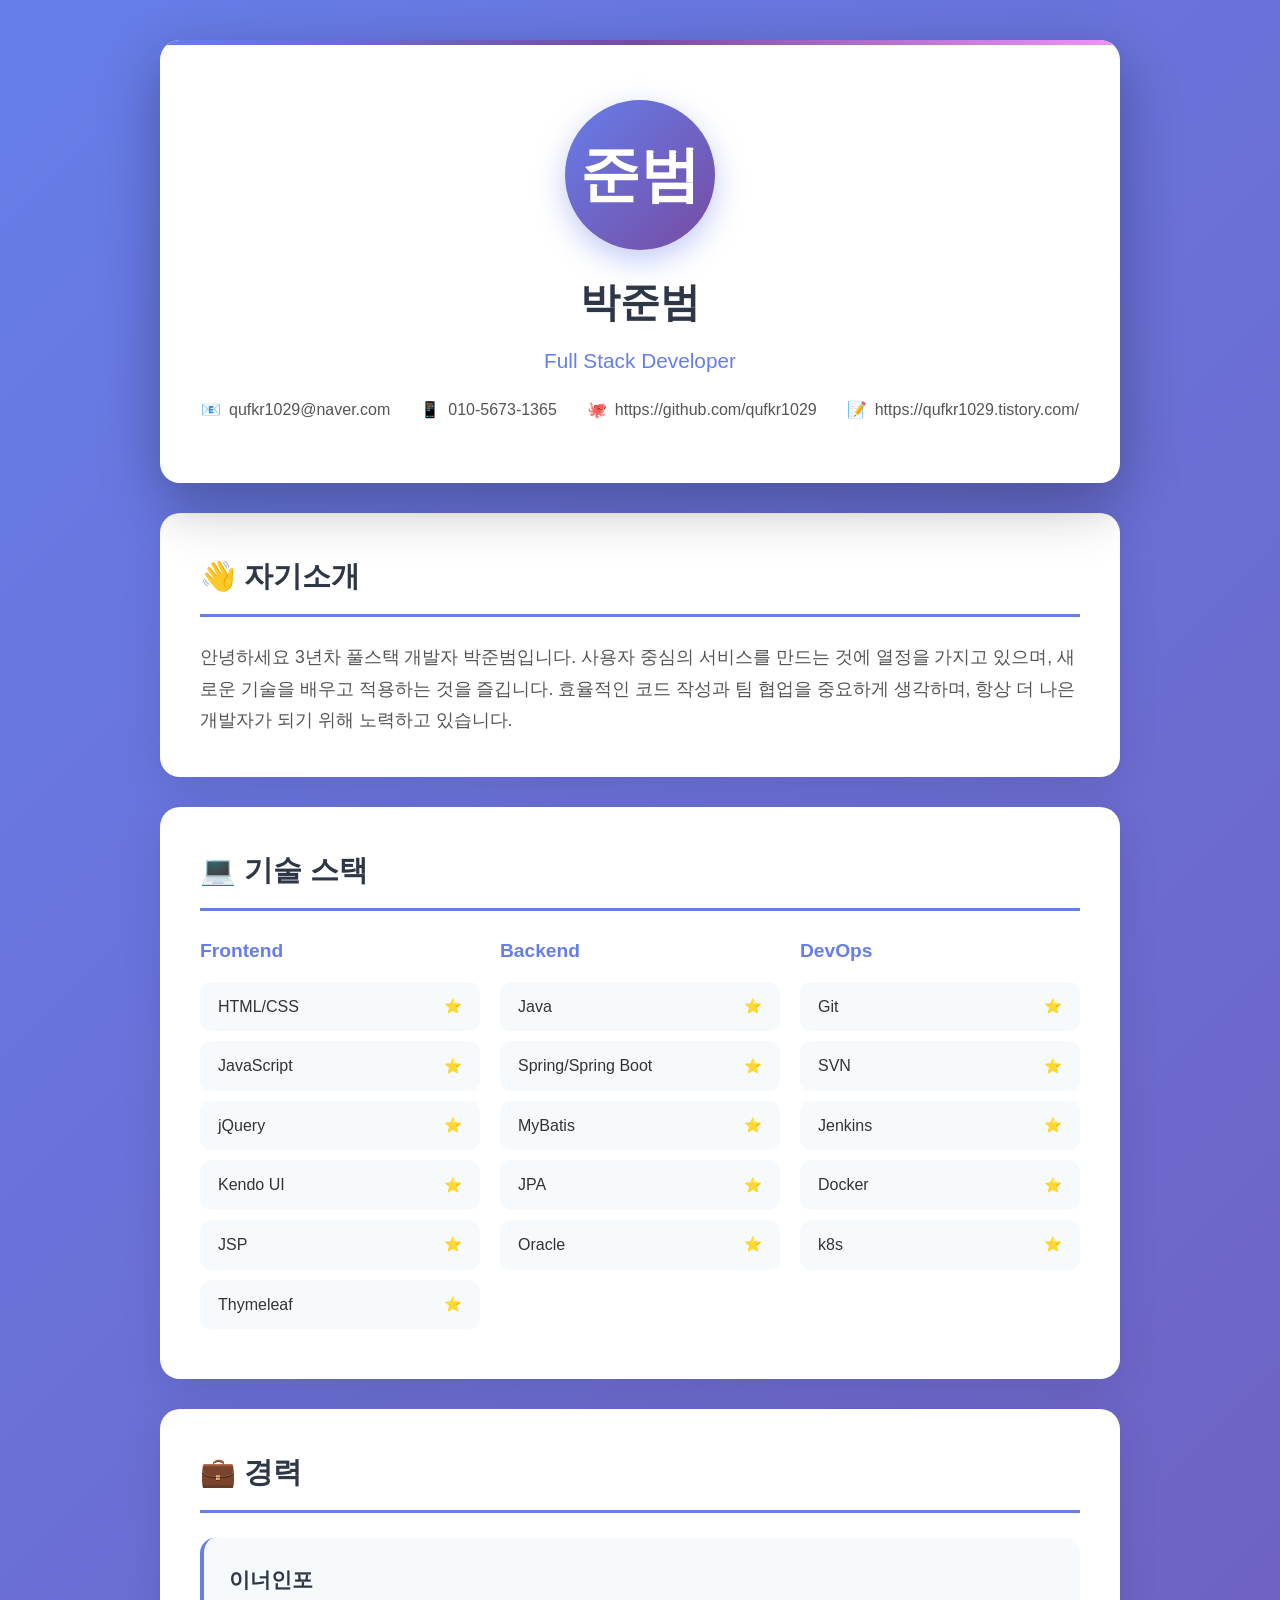
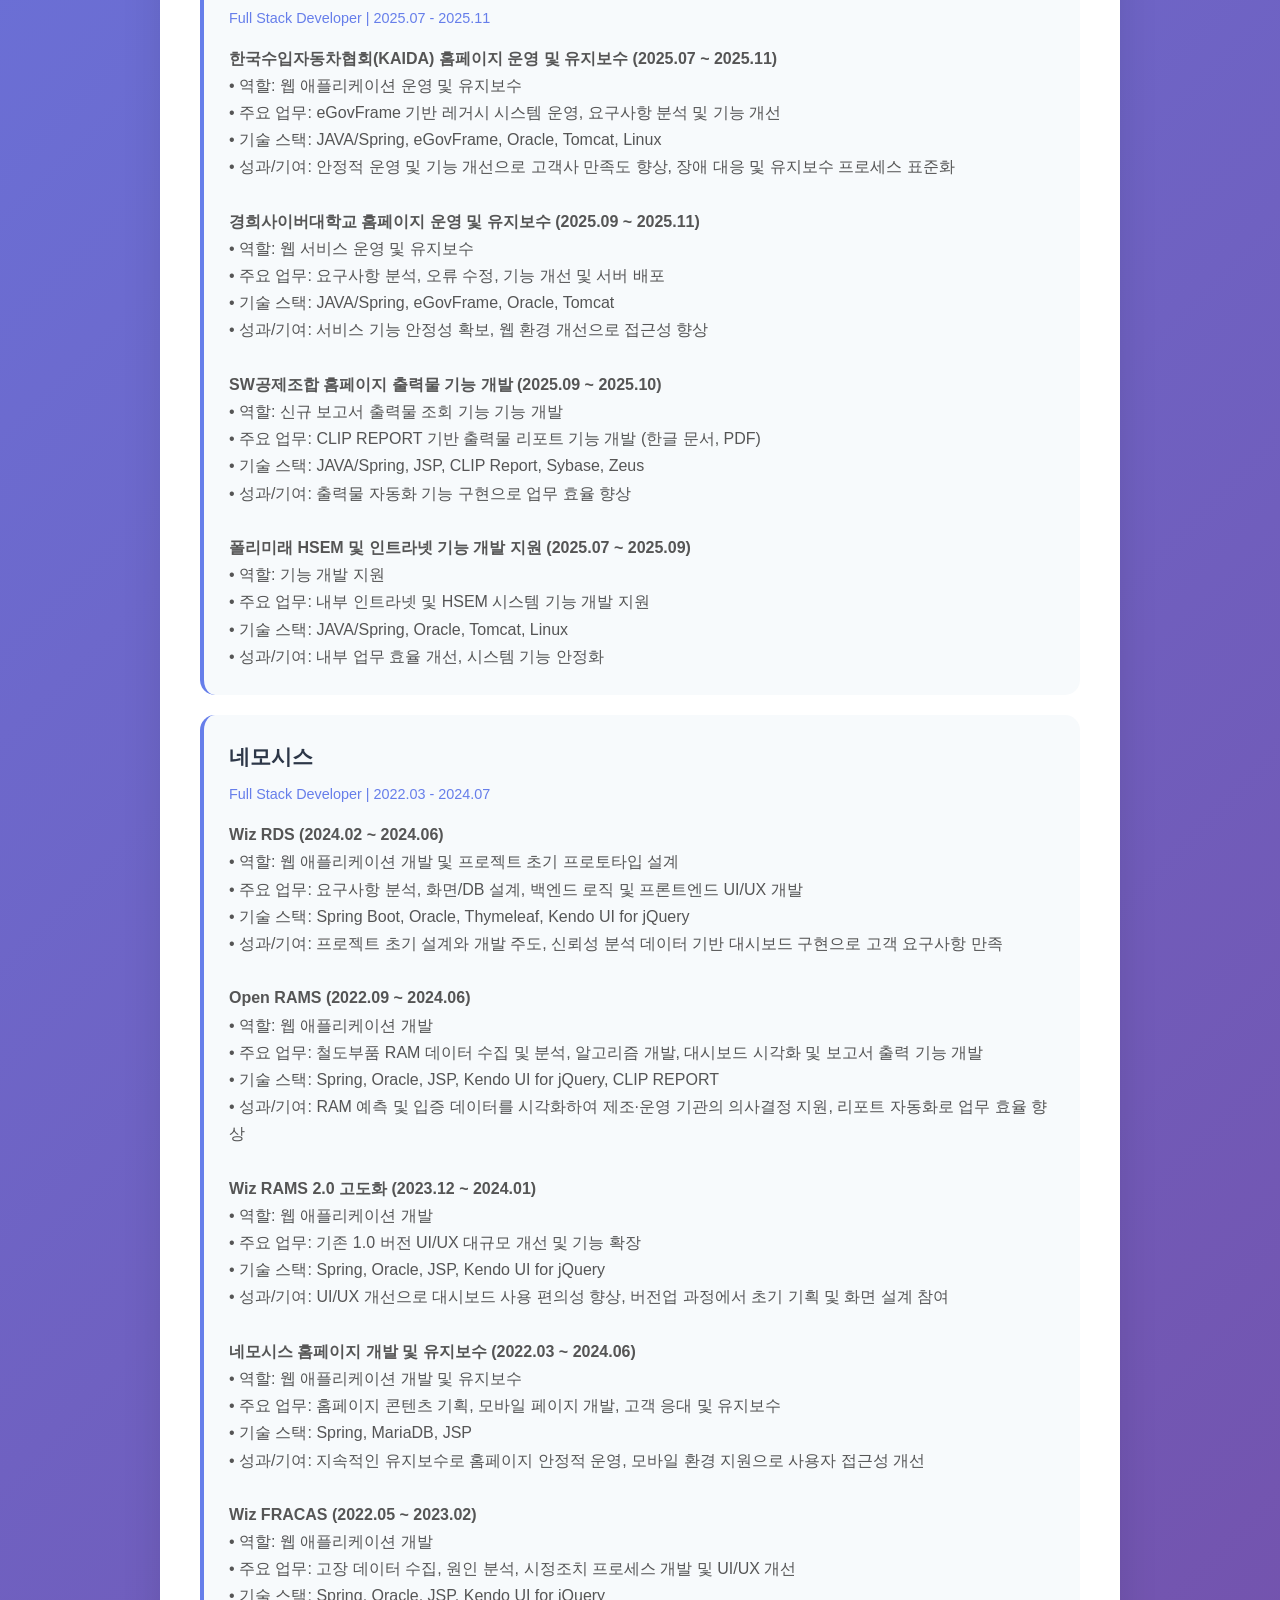
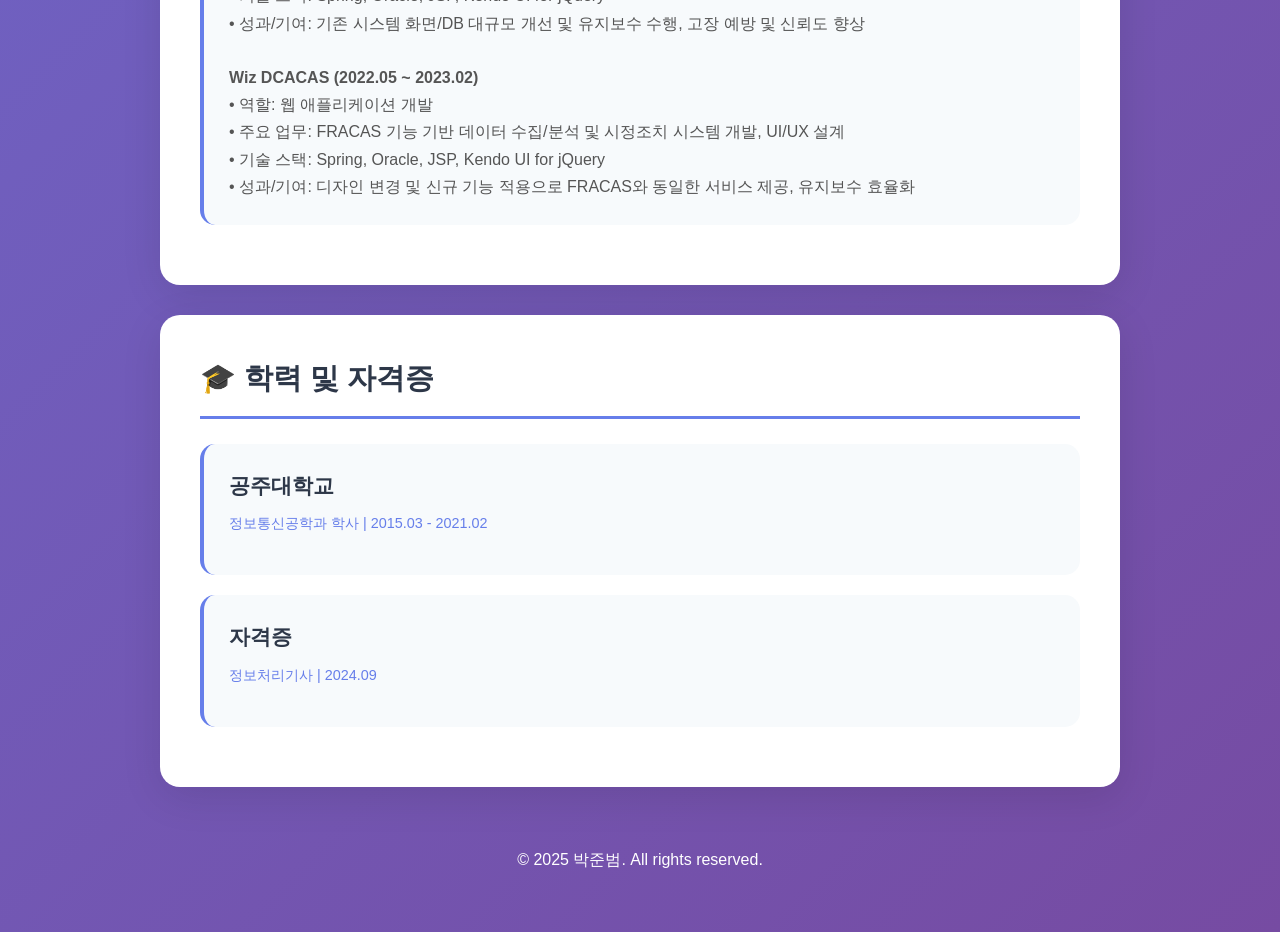
<file: src/main/resources/templates/index.html>
<!DOCTYPE html>
<html lang="ko">

<head>
    <meta charset="UTF-8">
    <meta name="viewport" content="width=device-width, initial-scale=1.0">
    <title>Introduce</title>
    <style>
        * {
            margin: 0;
            padding: 0;
            box-sizing: border-box;
        }

        body {
            font-family: -apple-system, BlinkMacSystemFont, 'Segoe UI', Roboto, 'Helvetica Neue', Arial, sans-serif;
            background: linear-gradient(135deg, #667eea 0%, #764ba2 100%);
            color: #333;
            line-height: 1.6;
        }

        .container {
            max-width: 1000px;
            margin: 0 auto;
            padding: 40px 20px;
        }

        /* 목차 스타일 */
        .toc {
            position: fixed;
            left: 50px;
            top: 50%;
            transform: translateY(-50%);
            background: white;
            padding: 20px;
            border-radius: 15px;
            box-shadow: 0 10px 40px rgba(0, 0, 0, 0.1);
            z-index: 1000;
            max-width: 200px;
        }

        .toc h3 {
            font-size: 1em;
            color: #2d3748;
            margin-bottom: 15px;
            padding-bottom: 10px;
            border-bottom: 2px solid #667eea;
        }

        .toc-list {
            list-style: none;
        }

        .toc-item {
            margin-bottom: 10px;
        }

        .toc-link {
            text-decoration: none;
            color: #555;
            font-size: 0.9em;
            display: block;
            padding: 8px 12px;
            border-radius: 8px;
            transition: all 0.3s;
        }

        .toc-link:hover {
            background: #f7fafc;
            color: #667eea;
            transform: translateX(5px);
        }

        .toc-link.active {
            background: #667eea;
            color: white;
            font-weight: 600;
        }

        header {
            background: white;
            border-radius: 20px;
            padding: 60px 40px;
            box-shadow: 0 20px 60px rgba(0, 0, 0, 0.3);
            margin-bottom: 30px;
            text-align: center;
            position: relative;
            overflow: hidden;
        }

        header::before {
            content: '';
            position: absolute;
            top: 0;
            left: 0;
            right: 0;
            height: 5px;
            background: linear-gradient(90deg, #667eea, #764ba2, #f093fb);
        }

        .profile-img {
            width: 150px;
            height: 150px;
            border-radius: 50%;
            background: linear-gradient(135deg, #667eea 0%, #764ba2 100%);
            margin: 0 auto 20px;
            display: flex;
            align-items: center;
            justify-content: center;
            font-size: 60px;
            color: white;
            font-weight: bold;
            box-shadow: 0 10px 30px rgba(102, 126, 234, 0.4);
        }

        h1 {
            font-size: 2.5em;
            color: #2d3748;
            margin-bottom: 10px;
        }

        .subtitle {
            font-size: 1.3em;
            color: #667eea;
            margin-bottom: 20px;
            font-weight: 500;
        }

        .contact-info {
            display: flex;
            justify-content: center;
            gap: 30px;
            flex-wrap: wrap;
            margin-top: 20px;
        }

        .contact-item {
            display: flex;
            align-items: center;
            gap: 8px;
            color: #555;
            transition: color 0.3s;
        }

        .contact-item:hover {
            color: #667eea;
        }

        .contact-item a {
            color: inherit;
            text-decoration: none;
        }

        section {
            background: white;
            border-radius: 20px;
            padding: 40px;
            margin-bottom: 30px;
            box-shadow: 0 10px 40px rgba(0, 0, 0, 0.1);
            transition: transform 0.3s, box-shadow 0.3s;
        }

        section:hover {
            transform: translateY(-5px);
            box-shadow: 0 15px 50px rgba(0, 0, 0, 0.2);
        }

        h2 {
            font-size: 1.8em;
            color: #2d3748;
            margin-bottom: 25px;
            padding-bottom: 15px;
            border-bottom: 3px solid #667eea;
            display: flex;
            align-items: center;
            gap: 10px;
        }

        .intro-text {
            color: #555;
            font-size: 1.1em;
            line-height: 1.8;
        }

        .skills-grid {
            display: grid;
            grid-template-columns: repeat(auto-fit, minmax(250px, 1fr));
            gap: 20px;
            margin-top: 20px;
        }

        .skill-category h3 {
            color: #667eea;
            margin-bottom: 15px;
            font-size: 1.2em;
        }

        .skill-item {
            background: #f7fafc;
            padding: 12px 18px;
            border-radius: 10px;
            margin-bottom: 10px;
            display: flex;
            align-items: center;
            justify-content: space-between;
            transition: all 0.3s;
        }

        .skill-item:hover {
            background: #667eea;
            color: white;
            transform: translateX(5px);
        }

        .skill-level {
            font-size: 0.9em;
            color: #888;
        }

        .skill-item:hover .skill-level {
            color: #fff;
        }

        .project-item,
        .experience-item {
            background: #f7fafc;
            padding: 25px;
            border-radius: 15px;
            margin-bottom: 20px;
            border-left: 4px solid #667eea;
            transition: all 0.3s;
        }

        .project-item:hover,
        .experience-item:hover {
            background: #edf2f7;
            transform: translateX(5px);
        }

        .project-item h3,
        .experience-item h3 {
            color: #2d3748;
            margin-bottom: 10px;
            font-size: 1.3em;
        }

        .project-meta,
        .experience-meta {
            color: #667eea;
            font-size: 0.9em;
            margin-bottom: 15px;
            font-weight: 500;
        }

        .project-desc,
        .experience-desc {
            color: #555;
            line-height: 1.7;
        }

        .tech-tags {
            display: flex;
            flex-wrap: wrap;
            gap: 10px;
            margin-top: 15px;
        }

        .tech-tag {
            background: #667eea;
            color: white;
            padding: 5px 15px;
            border-radius: 20px;
            font-size: 0.85em;
            font-weight: 500;
        }

        footer {
            text-align: center;
            color: white;
            margin-top: 40px;
            padding: 20px;
        }

        @media (max-width: 1300px) {
            .toc {
                display: none;
            }
        }

        @media (max-width: 768px) {
            h1 {
                font-size: 2em;
            }

            section {
                padding: 25px;
            }

            .contact-info {
                flex-direction: column;
                align-items: center;
                gap: 15px;
            }
        }
    </style>
</head>

<body>
    <!-- 목차 -->
    <nav class="toc">
        <h3>목차</h3>
        <ul class="toc-list">
            <li class="toc-item"><a href="#intro" class="toc-link">자기소개</a></li>
            <li class="toc-item"><a href="#skills" class="toc-link">기술 스택</a></li>
            <li class="toc-item"><a href="#experience" class="toc-link">경력</a></li>
            <li class="toc-item"><a href="#education" class="toc-link">학력 및 자격증</a></li>
        </ul>
    </nav>

    <div class="container">
        <header>
            <div class="profile-img">준범</div>
            <h1>박준범</h1>
            <p class="subtitle">Full Stack Developer</p>
            <div class="contact-info">
                <div class="contact-item">
                    <span>📧</span>
                    <span>qufkr1029@naver.com</span>
                </div>
                <div class="contact-item">
                    <span>📱</span>
                    <span>010-5673-1365</span>
                </div>
                <div class="contact-item">
                    <span>🐙</span>
                    <span><a href="https://github.com/qufkr1029" target="_blank"
                            rel="noopener noreferrer">https://github.com/qufkr1029</a></span>
                </div>
                <div class="contact-item">
                    <span>📝</span>
                    <span><a href="https://qufkr1029.tistory.com/" target="_blank"
                            rel="noopener noreferrer">https://qufkr1029.tistory.com/</a></span>
                </div>
            </div>
        </header>

        <section id="intro">
            <h2>👋 자기소개</h2>
            <p class="intro-text">
                안녕하세요 3년차 풀스택 개발자 박준범입니다.
                사용자 중심의 서비스를 만드는 것에 열정을 가지고 있으며, 새로운 기술을 배우고 적용하는 것을 즐깁니다.
                효율적인 코드 작성과 팀 협업을 중요하게 생각하며, 항상 더 나은 개발자가 되기 위해 노력하고 있습니다.
            </p>
        </section>

        <section id="skills">
            <h2>💻 기술 스택</h2>
            <div class="skills-grid">
                <div class="skill-category">
                    <h3>Frontend</h3>
                    <div class="skill-item">
                        <span>HTML/CSS</span>
                        <span class="skill-level">⭐</span>
                    </div>
                    <div class="skill-item">
                        <span>JavaScript</span>
                        <span class="skill-level">⭐</span>
                    </div>
                    <div class="skill-item">
                        <span>jQuery</span>
                        <span class="skill-level">⭐</span>
                    </div>
                    <div class="skill-item">
                        <span>Kendo UI</span>
                        <span class="skill-level">⭐</span>
                    </div>
                    <div class="skill-item">
                        <span>JSP</span>
                        <span class="skill-level">⭐</span>
                    </div>
                    <div class="skill-item">
                        <span>Thymeleaf</span>
                        <span class="skill-level">⭐</span>
                    </div>
                </div>
                <div class="skill-category">
                    <h3>Backend</h3>
                    <div class="skill-item">
                        <span>Java</span>
                        <span class="skill-level">⭐</span>
                    </div>
                    <div class="skill-item">
                        <span>Spring/Spring Boot</span>
                        <span class="skill-level">⭐</span>
                    </div>
                    <div class="skill-item">
                        <span>MyBatis</span>
                        <span class="skill-level">⭐</span>
                    </div>
                    <div class="skill-item">
                        <span>JPA</span>
                        <span class="skill-level">⭐</span>
                    </div>
                    <div class="skill-item">
                        <span>Oracle</span>
                        <span class="skill-level">⭐</span>
                    </div>
                </div>
                <div class="skill-category">
                    <h3>DevOps</h3>
                    <div class="skill-item">
                        <span>Git</span>
                        <span class="skill-level">⭐</span>
                    </div>
                    <div class="skill-item">
                        <span>SVN</span>
                        <span class="skill-level">⭐</span>
                    </div>
                    <div class="skill-item">
                        <span>Jenkins</span>
                        <span class="skill-level">⭐</span>
                    </div>
                    <div class="skill-item">
                        <span>Docker</span>
                        <span class="skill-level">⭐</span>
                    </div>
                    <div class="skill-item">
                        <span>k8s</span>
                        <span class="skill-level">⭐</span>
                    </div>
                </div>
            </div>
        </section>

        <!-- <section>
            <h2>🚀 프로젝트</h2>
            <div class="project-item">
                <h3>E-Commerce 플랫폼</h3>
                <p class="project-meta">2024.01 - 2024.06 | 팀 프로젝트 (4명)</p>
                <p class="project-desc">
                    온라인 쇼핑몰 플랫폼 개발. 상품 관리, 주문 시스템, 결제 연동 등 전반적인 기능 구현.
                    월 10만 건 이상의 트랜잭션을 안정적으로 처리할 수 있는 시스템 설계.
                </p>
                <div class="tech-tags">
                    <span class="tech-tag">React</span>
                    <span class="tech-tag">Node.js</span>
                    <span class="tech-tag">MongoDB</span>
                    <span class="tech-tag">AWS</span>
                </div>
            </div>
            <div class="project-item">
                <h3>실시간 채팅 애플리케이션</h3>
                <p class="project-meta">2023.08 - 2023.12 | 개인 프로젝트</p>
                <p class="project-desc">
                    WebSocket을 활용한 실시간 채팅 서비스. 1:1 채팅, 그룹 채팅, 파일 전송 기능 구현.
                    Redis를 활용한 세션 관리 및 메시지 캐싱으로 성능 최적화.
                </p>
                <div class="tech-tags">
                    <span class="tech-tag">Next.js</span>
                    <span class="tech-tag">Socket.io</span>
                    <span class="tech-tag">Redis</span>
                    <span class="tech-tag">PostgreSQL</span>
                </div>
            </div>
        </section> -->

        <section id="experience">
            <h2>💼 경력</h2>
            <div class="experience-item">
                <h3>이너인포</h3>
                <p class="experience-meta">Full Stack Developer | 2025.07 - 2025.11</p>
                <p class="experience-desc">
                    <b>한국수입자동차협회(KAIDA) 홈페이지 운영 및 유지보수 (2025.07 ~ 2025.11)</b>
                    <br>• 역할: 웹 애플리케이션 운영 및 유지보수
                    <br>• 주요 업무: eGovFrame 기반 레거시 시스템 운영, 요구사항 분석 및 기능 개선
                    <br>• 기술 스택: JAVA/Spring, eGovFrame, Oracle, Tomcat, Linux
                    <br>• 성과/기여: 안정적 운영 및 기능 개선으로 고객사 만족도 향상, 장애 대응 및 유지보수 프로세스 표준화
                    <br><br>
                    <b>경희사이버대학교 홈페이지 운영 및 유지보수 (2025.09 ~ 2025.11)</b>
                    <br>• 역할: 웹 서비스 운영 및 유지보수
                    <br>• 주요 업무: 요구사항 분석, 오류 수정, 기능 개선 및 서버 배포
                    <br>• 기술 스택: JAVA/Spring, eGovFrame, Oracle, Tomcat
                    <br>• 성과/기여: 서비스 기능 안정성 확보, 웹 환경 개선으로 접근성 향상
                    <br><br>
                    <b>SW공제조합 홈페이지 출력물 기능 개발 (2025.09 ~ 2025.10)</b>
                    <br>• 역할: 신규 보고서 출력물 조회 기능 기능 개발
                    <br>• 주요 업무: CLIP REPORT 기반 출력물 리포트 기능 개발 (한글 문서, PDF)
                    <br>• 기술 스택: JAVA/Spring, JSP, CLIP Report, Sybase, Zeus
                    <br>• 성과/기여: 출력물 자동화 기능 구현으로 업무 효율 향상
                    <br><br>
                    <b>폴리미래 HSEM 및 인트라넷 기능 개발 지원 (2025.07 ~ 2025.09)</b>
                    <br>• 역할: 기능 개발 지원
                    <br>• 주요 업무: 내부 인트라넷 및 HSEM 시스템 기능 개발 지원
                    <br>• 기술 스택: JAVA/Spring, Oracle, Tomcat, Linux
                    <br>• 성과/기여: 내부 업무 효율 개선, 시스템 기능 안정화
                </p>
            </div>
            <div class="experience-item">
                <h3>네모시스</h3>
                <p class="experience-meta">Full Stack Developer | 2022.03 - 2024.07</p>
                <p class="experience-desc">
                    <b>Wiz RDS (2024.02 ~ 2024.06)</b>
                    <br>• 역할: 웹 애플리케이션 개발 및 프로젝트 초기 프로토타입 설계
                    <br>• 주요 업무: 요구사항 분석, 화면/DB 설계, 백엔드 로직 및 프론트엔드 UI/UX 개발
                    <br>• 기술 스택: Spring Boot, Oracle, Thymeleaf, Kendo UI for jQuery
                    <br>• 성과/기여: 프로젝트 초기 설계와 개발 주도, 신뢰성 분석 데이터 기반 대시보드 구현으로 고객 요구사항 만족
                    <br><br>
                    <b>Open RAMS (2022.09 ~ 2024.06)</b>
                    <br>• 역할: 웹 애플리케이션 개발
                    <br>• 주요 업무: 철도부품 RAM 데이터 수집 및 분석, 알고리즘 개발, 대시보드 시각화 및 보고서 출력 기능 개발
                    <br>• 기술 스택: Spring, Oracle, JSP, Kendo UI for jQuery, CLIP REPORT
                    <br>• 성과/기여: RAM 예측 및 입증 데이터를 시각화하여 제조·운영 기관의 의사결정 지원, 리포트 자동화로 업무 효율 향상
                    <br><br>
                    <b>Wiz RAMS 2.0 고도화 (2023.12 ~ 2024.01)</b>
                    <br>• 역할: 웹 애플리케이션 개발
                    <br>• 주요 업무: 기존 1.0 버전 UI/UX 대규모 개선 및 기능 확장
                    <br>• 기술 스택: Spring, Oracle, JSP, Kendo UI for jQuery
                    <br>• 성과/기여: UI/UX 개선으로 대시보드 사용 편의성 향상, 버전업 과정에서 초기 기획 및 화면 설계 참여
                    <br><br>
                    <b>네모시스 홈페이지 개발 및 유지보수 (2022.03 ~ 2024.06)</b>
                    <br>• 역할: 웹 애플리케이션 개발 및 유지보수
                    <br>• 주요 업무: 홈페이지 콘텐츠 기획, 모바일 페이지 개발, 고객 응대 및 유지보수
                    <br>• 기술 스택: Spring, MariaDB, JSP
                    <br>• 성과/기여: 지속적인 유지보수로 홈페이지 안정적 운영, 모바일 환경 지원으로 사용자 접근성 개선
                    <br><br>
                    <b>Wiz FRACAS (2022.05 ~ 2023.02)</b>
                    <br>• 역할: 웹 애플리케이션 개발
                    <br>• 주요 업무: 고장 데이터 수집, 원인 분석, 시정조치 프로세스 개발 및 UI/UX 개선
                    <br>• 기술 스택: Spring, Oracle, JSP, Kendo UI for jQuery
                    <br>• 성과/기여: 기존 시스템 화면/DB 대규모 개선 및 유지보수 수행, 고장 예방 및 신뢰도 향상
                    <br><br>
                    <b>Wiz DCACAS (2022.05 ~ 2023.02)</b>
                    <br>• 역할: 웹 애플리케이션 개발
                    <br>• 주요 업무: FRACAS 기능 기반 데이터 수집/분석 및 시정조치 시스템 개발, UI/UX 설계
                    <br>• 기술 스택: Spring, Oracle, JSP, Kendo UI for jQuery
                    <br>• 성과/기여: 디자인 변경 및 신규 기능 적용으로 FRACAS와 동일한 서비스 제공, 유지보수 효율화
                </p>
            </div>
        </section>

        <section id="education">
            <h2>🎓 학력 및 자격증</h2>
            <div class="experience-item">
                <h3>공주대학교</h3>
                <p class="experience-meta">정보통신공학과 학사 | 2015.03 - 2021.02</p>
            </div>
            <div class="experience-item">
                <h3>자격증</h3>
                <p class="experience-meta">정보처리기사 | 2024.09</p>
            </div>
        </section>

        <footer>
            <p>© 2025 박준범. All rights reserved.</p>
        </footer>
    </div>

    <script>
        // 스크롤 시 목차 활성화
        const sections = document.querySelectorAll('section[id]');
        const tocLinks = document.querySelectorAll('.toc-link');

        window.addEventListener('scroll', () => {
            let current = '';
            
            sections.forEach(section => {
                const sectionTop = section.offsetTop;
                const sectionHeight = section.clientHeight;
                if (pageYOffset >= sectionTop - 200) {
                    current = section.getAttribute('id');
                }
            });

            tocLinks.forEach(link => {
                link.classList.remove('active');
                if (link.getAttribute('href') === `#${current}`) {
                    link.classList.add('active');
                }
            });
        });

        // 부드러운 스크롤
        tocLinks.forEach(link => {
            link.addEventListener('click', (e) => {
                e.preventDefault();
                const targetId = link.getAttribute('href');
                const targetSection = document.querySelector(targetId);
                
                window.scrollTo({
                    top: targetSection.offsetTop - 100,
                    behavior: 'smooth'
                });
            });
        });
    </script>
</body>

</html>
</file>
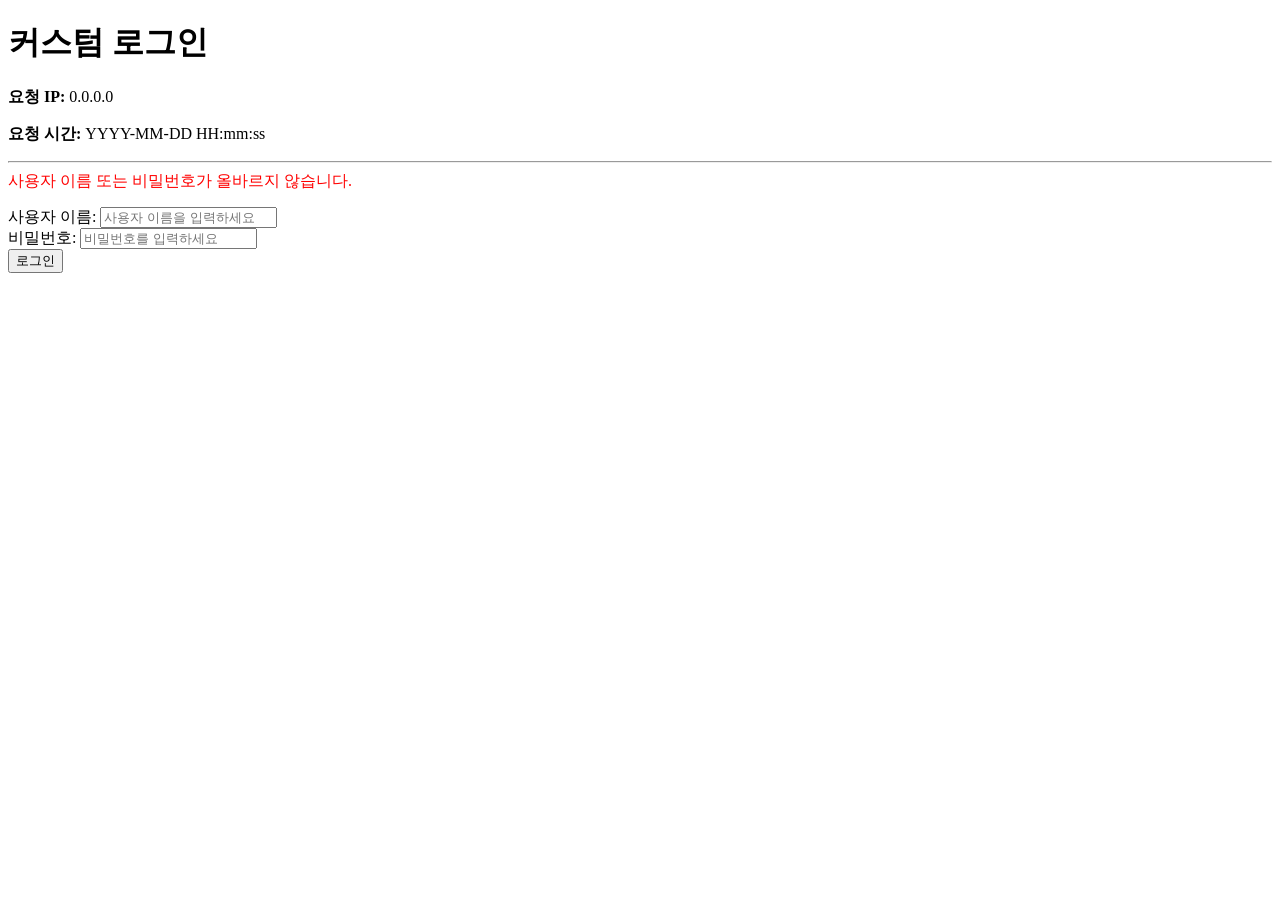
<file: src/main/resources/templates/account/login2.html>
<!DOCTYPE html>
<html lang="ko" xmlns:th="http://www.thymeleaf.org">
<head>
    <meta charset="UTF-8">
    <meta name="viewport" content="width=device-width, initial-scale=1.0">
    <title>커스텀 로그인</title>
    <link rel="stylesheet" th:href="@{/css/account/login.css}">
</head>
<body>
    <div class="login-container">
        <h1>커스텀 로그인</h1>

        <div class="info-box">
            <p><strong>요청 IP:</strong> <span th:text="${clientIp}">0.0.0.0</span></p>
            <p><strong>요청 시간:</strong> <span th:text="${requestTime}">YYYY-MM-DD HH:mm:ss</span></p>
        </div>
        <hr>

        <!-- 로그인 실패 시 에러 메시지 표시 -->
        <div th:if="${param.error}" style="color: red; margin-bottom: 15px;">
            사용자 이름 또는 비밀번호가 올바르지 않습니다.
        </div>

        <form th:action="@{/login2}" method="post">
            <div>
                <label for="username">사용자 이름:</label>
                <input type="text" id="username" name="username" placeholder="사용자 이름을 입력하세요">
            </div>
            <div>
                <label for="password">비밀번호:</label>
                <input type="password" id="password" name="password" placeholder="비밀번호를 입력하세요">
            </div>
            <button type="submit">로그인</button>
        </form>
    </div>
</body>
</html>
</file>
